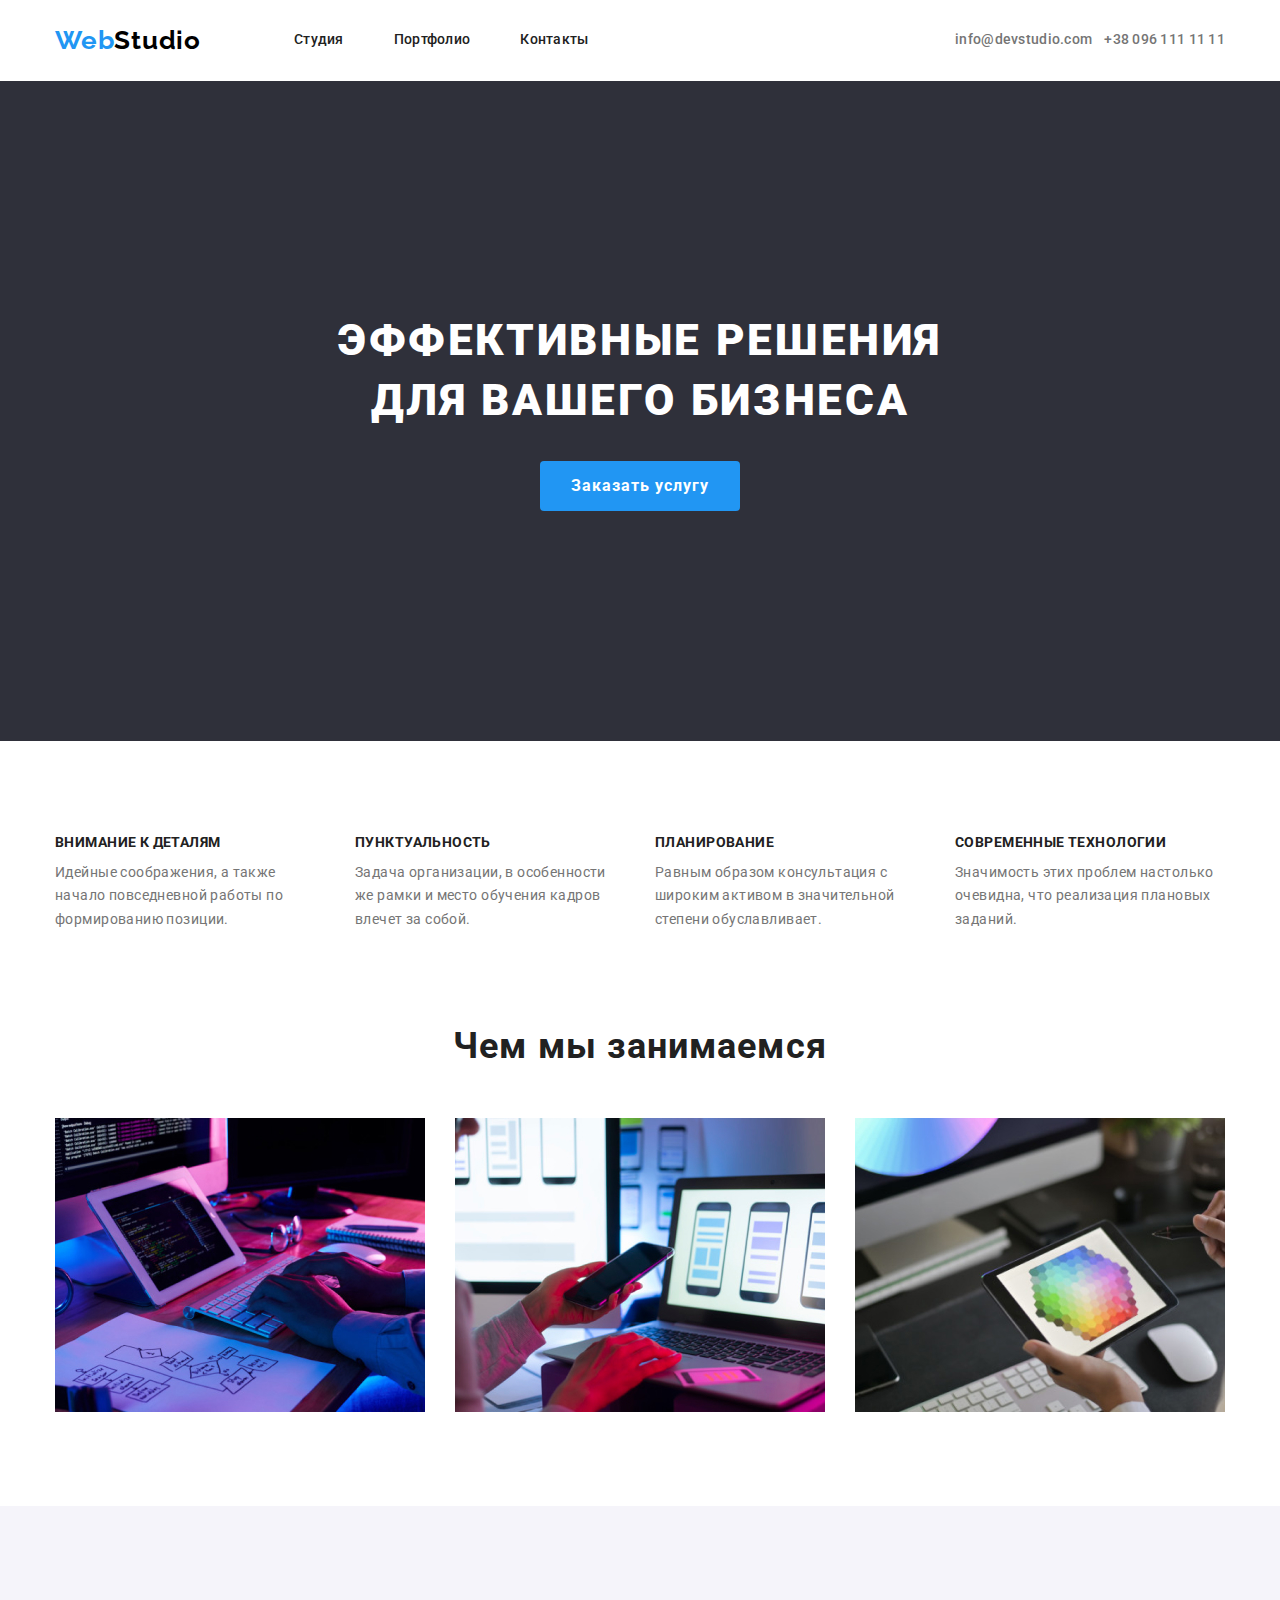
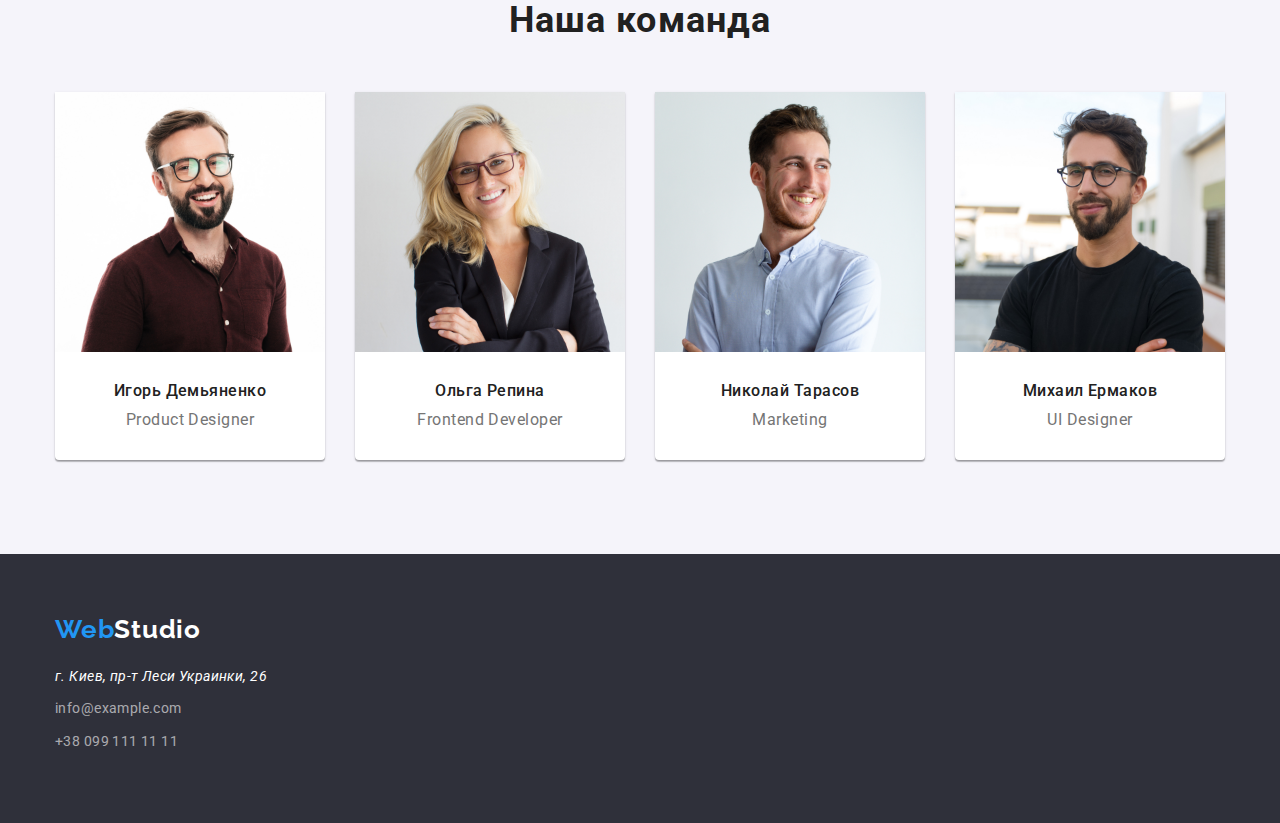
<file: index.html>
<!DOCTYPE html>
<html lang="ru">
  <head>
    <meta charset="UTF-8" />
    <meta http-equiv="X-UA-Compatible" content="IE=edge" />
    <meta name="viewport" content="width=device-width, initial-scale=1.0" />
    <title>Студия</title>
    <link
      href="https://fonts.googleapis.com/css2?family=Raleway:wght@700&family=Roboto:wght@400;500;700;900&display=swap"
      rel="stylesheet"
    />
    <link
      rel="stylesheet"
      href="https://cdnjs.cloudflare.com/ajax/libs/modern-normalize/1.1.0/modern-normalize.min.css"
    />
    <link rel="stylesheet" href="css/style.css" />
  </head>
  <body>
    <header>
      <div class="container main-nav">
        <a class="logo" href="index.html" lang="en"
          >Web<span class="black_studio">Studio</span></a
        >
        <nav class="nav">
          <ul class="header_list">
            <li class="header_item">
              <a class="link" href="index.html">Студия</a>
            </li>
            <li class="header_item">
              <a class="link" href="./portfolio.html">Портфолио</a>
            </li>
            <li class="header_item">
              <a class="link" href="#contacts">Контакты</a>
            </li>
          </ul>
        </nav>
        <ul class="list_info">
          <li class="info_item">
            <a href="mailto:info@devstudio.com">info@devstudio.com</a>
          </li>
          <li class="info_item">
            <a href="tel:+380961111111">+38 096 111 11 11</a>
          </li>
        </ul>
      </div>
    </header>

    <main>
      <section class="hero">
        <h1>Эффективные решения для вашего бизнеса</h1>
        <button type="button" class="hero_button">Заказать услугу</button>
      </section>
      <section class="section function">
        <div class="container">
          <h2 class="function_title">Функциональность компании</h2>
          <ul class="function_list">
            <li class="function_item">
              <h3>Внимание к деталям</h3>
              <p class="function_text">
                Идейные соображения, а также начало повседневной работы по
                формированию позиции.
              </p>
            </li>
            <li class="function_item">
              <h3>Пунктуальность</h3>
              <p class="function_text">
                Задача организации, в особенности же рамки и место обучения
                кадров влечет за собой.
              </p>
            </li>
            <li class="function_item">
              <h3>Планирование</h3>
              <p class="function_text">
                Равным образом консультация с широким активом в значительной
                степени обуславливает.
              </p>
            </li>
            <li class="function_item">
              <h3>Современные технологии</h3>
              <p class="function_text">
                Значимость этих проблем настолько очевидна, что реализация
                плановых заданий.
              </p>
            </li>
          </ul>
        </div>
      </section>
      <section class="section">
        <div class="container">
          <h2 class="main_heading">Чем мы занимаемся</h2>
          <ul class="classes_list">
            <li class="classes_item">
              <img
                class="img_classes"
                src="images/box1.jpg"
                width="370"
                alt="first img"
              />
            </li>
            <li class="classes_item">
              <img
                class="img_classes"
                src="images/box2.jpg"
                width="370"
                alt="second img"
              />
            </li>
            <li class="classes_item">
              <img
                class="img_classes"
                src="images/box3.jpg"
                width="370"
                alt="third img"
              />
            </li>
          </ul>
        </div>
      </section>
      <section class="section team">
        <div class="container">
          <h2 class="main_heading">Наша команда</h2>
          <ul class="team_list">
            <li class="team_item">
              <img
                class="img_team"
                src="images/img1.jpg"
                width="270"
                alt="team_img1"
              />
              <h3>Игорь Демьяненко</h3>
              <p lang="en">Product Designer</p>
            </li>
            <li class="team_item">
              <img
                class="img_team"
                src="images/img2.jpg"
                width="270"
                alt="team_img2"
              />
              <h3>Ольга Репина</h3>
              <p lang="en">Frontend Developer</p>
            </li>
            <li class="team_item">
              <img
                class="img_team"
                src="images/img3.jpg"
                width="270"
                alt="team_img3"
              />
              <h3>Николай Тарасов</h3>
              <p lang="en">Marketing</p>
            </li>
            <li class="team_item">
              <img
                class="img_team"
                src="images/img4.jpg"
                width="270"
                alt="team_img4"
              />
              <h3>Михаил Ермаков</h3>
              <p lang="en">UI Designer</p>
            </li>
          </ul>
        </div>
      </section>
    </main>
    <footer>
      <div class="container">
        <a class="footer logo" href="index.html" lang="en"
          >Web<span class="white_studio">Studio</span></a
        >
        <address class="contacts" id="contacts">
          г. Киев, пр-т Леси Украинки, 26
        </address>
        <ul class="list_footer">
          <li><a href="mailto:info@example.com">info@example.com</a></li>
          <li><a href="tel:+3809991111111">+38 099 111 11 11</a></li>
        </ul>
      </div>
    </footer>
  </body>
</html>
</file>
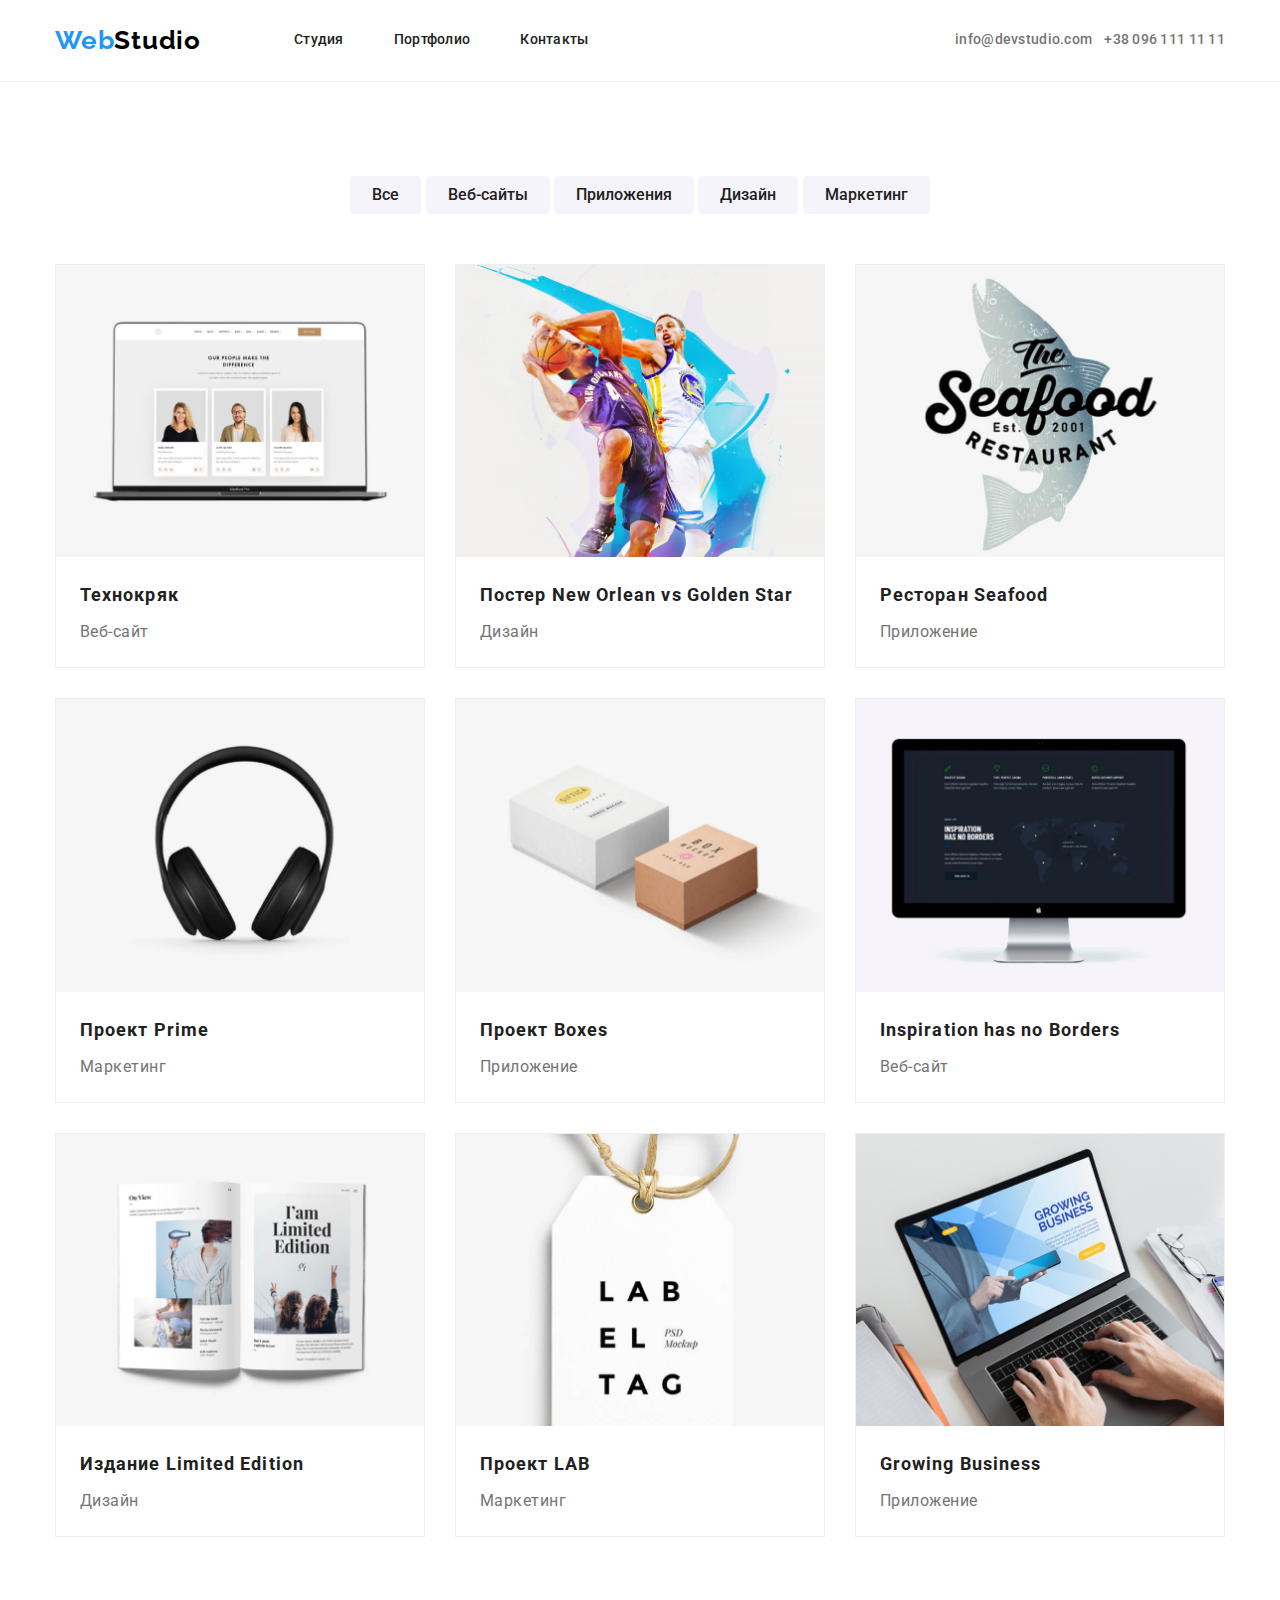
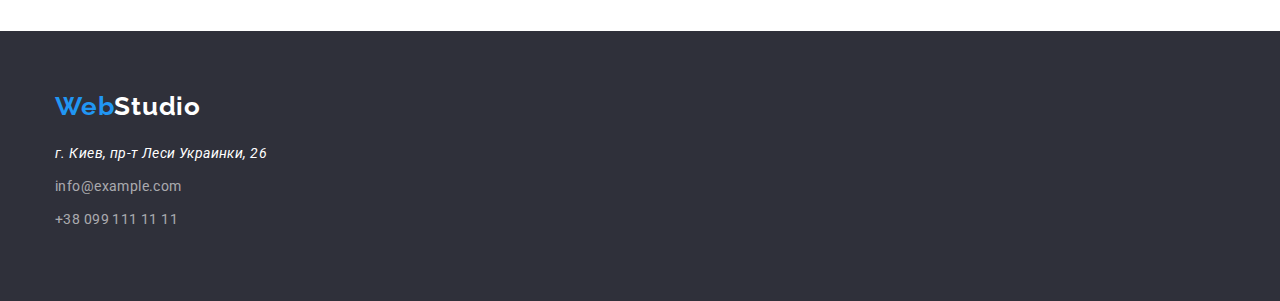
<file: portfolio.html>
<!DOCTYPE html>
<html lang="ru">
  <head>
    <meta charset="UTF-8" />
    <meta http-equiv="X-UA-Compatible" content="IE=edge" />
    <meta name="viewport" content="width=device-width, initial-scale=1.0" />
    <title>Document</title>
    <link
      href="https://fonts.googleapis.com/css2?family=Raleway:wght@700&family=Roboto:wght@400;500;700;900&display=swap"
      rel="stylesheet"
    />
    <link
      rel="stylesheet"
      href="https://cdnjs.cloudflare.com/ajax/libs/modern-normalize/1.1.0/modern-normalize.min.css"
    />
    <link rel="stylesheet" href="css/style.css" />
  </head>
  <body>
    <header>
      <div class="container main-nav">
        <a class="logo" href="index.html" lang="en"
          >Web<span class="black_studio">Studio</span></a
        >
        <nav class="nav">
          <ul class="header_list">
            <li class="header_item">
              <a class="link" href="index.html">Студия</a>
            </li>
            <li class="header_item">
              <a class="link" href="./portfolio.html">Портфолио</a>
            </li>
            <li class="header_item">
              <a class="link" href="#contacts">Контакты</a>
            </li>
          </ul>
        </nav>
        <ul class="list_info">
          <li class="info_item">
            <a href="mailto:info@devstudio.com">info@devstudio.com</a>
          </li>
          <li class="info_item">
            <a href="tel:+380961111111">+38 096 111 11 11</a>
          </li>
        </ul>
      </div>
    </header>
    <main>
      <section class="portfolio">
        <div class="container">
          <h1 class="main_title">Portfolio</h1>
          <ul class="btn_list">
            <li class="btn_item"><button type="button">Все</button></li>
            <li class="btn_item">
              <button type="button">Веб-сайты</button>
            </li>
            <li class="btn_item">
              <button type="button">Приложения</button>
            </li>
            <li class="btn_item"><button type="button">Дизайн</button></li>
            <li class="btn_item">
              <button type="button">Маркетинг</button>
            </li>
          </ul>
        </div>
        <div class="container">
          <ul class="img_list">
            <li class="list_item_portfolio">
              <a href="portfolio.html"
                ><img
                  class="img_item_portfolio"
                  src="./images/portfolio1.jpg"
                  width="370"
                  alt="notebook"
                />
                <h2 class="portfolio_title">Технокряк</h2>
                <p class="text_item">Веб-сайт</p></a
              >
            </li>
            <li class="list_item_portfolio">
              <a href="portfolio.html"
                ><img
                  class="img_item_portfolio"
                  src="./images/portfolio2.jpg"
                  width="370"
                  alt="poster"
                />
                <h2 class="portfolio_title">
                  Постер New Orlean vs Golden Star
                </h2>
                <p class="text_item">Дизайн</p></a
              >
            </li>
            <li class="list_item_portfolio">
              <a href="portfolio.html"
                ><img
                  class="img_item_portfolio"
                  src="./images/portfolio3.jpg"
                  width="370"
                  alt="restaurant"
                />
                <h2 class="portfolio_title">Ресторан Seafood</h2>
                <p class="text_item">Приложение</p></a
              >
            </li>
            <li class="list_item_portfolio">
              <a href="portfolio.html">
                <img
                  class="img_item_portfolio"
                  src="./images/portfolio4.jpg"
                  width="370"
                  alt="headphones"
                />
                <h2 class="portfolio_title">Проект Prime</h2>
                <p class="text_item">Маркетинг</p></a
              >
            </li>
            <li class="list_item_portfolio">
              <a href="portfolio.html"
                ><img
                  class="img_item_portfolio"
                  src="./images/portfolio5.jpg"
                  width="370"
                  alt="boxes"
                />
                <h2 class="portfolio_title">Проект Boxes</h2>
                <p class="text_item">Приложение</p></a
              >
            </li>
            <li class="list_item_portfolio">
              <a href="portfolio.html"
                ><img
                  class="img_item_portfolio"
                  src="./images/portfolio6.jpg"
                  width="370"
                  alt="computer
            screen"
                />
                <h2 class="portfolio_title">Inspiration has no Borders</h2>
                <p class="text_item">Веб-сайт</p></a
              >
            </li>
            <li class="list_item_portfolio">
              <a href="portfolio.html">
                <img
                  class="img_item_portfolio"
                  src="./images/portfolio7.jpg"
                  width="370"
                  alt="book limited
            edition"
                />
                <h2 class="portfolio_title">Издание Limited Edition</h2>
                <p class="text_item">Дизайн</p></a
              >
            </li>
            <li class="list_item_portfolio">
              <a href="portfolio.html">
                <img
                  class="img_item_portfolio"
                  src="./images/portfolio8.jpg"
                  width="370"
                  alt="tag"
                />
                <h2 class="portfolio_title">Проект LAB</h2>
                <p class="text_item">Маркетинг</p></a
              >
            </li>
            <li class="list_item_portfolio">
              <a href="portfolio.html"
                ><img
                  class="img_item_portfolio"
                  src="./images/portfolio9.jpg"
                  width="370"
                  alt="typing text in notebook"
                />
                <h2 class="portfolio_title">Growing Business</h2>
                <p class="text_item">Приложение</p></a
              >
            </li>
          </ul>
        </div>
      </section>
    </main>
    <footer>
      <div class="container">
        <a class="footer logo" href="portfolio.html" lang="en"
          >Web<span class="white_studio">Studio</span></a
        >
        <address class="contacts" id="contacts">
          г. Киев, пр-т Леси Украинки, 26
        </address>
        <ul class="list_footer">
          <li><a href="mailto:info@example.com">info@example.com</a></li>
          <li><a href="tel:+3809991111111">+38 099 111 11 11</a></li>
        </ul>
      </div>
    </footer>
  </body>
</html>
</file>
<file: css/style.css>
body {
  font-family: Roboto, sans-serif;
  color: #212121;
}

li,
h2,
a {
  list-style: none;
  text-decoration: none;
  color: #212121;
}
h1,
h2,
h3,
h4,
h5,
h6,
ul,
p {
  margin-top: 0;
  margin-bottom: 0;
  padding-left: 0;
}

img {
  display: block;
  max-width: 100%;
  height: auto;
}

.section {
  padding-bottom: 94px;
  padding-top: 94px;
}

.section.function {
  padding-bottom: 0;
}

.section.team {
  background-color: #f5f4fa;
}

.portfolio {
  padding-top: 94px;
  padding-bottom: 94px;
  border-top: 1px solid #ececec;
}

.container {
  width: 1200px;
  padding-right: 15px;
  padding-left: 15px;
  margin-left: auto;
  margin-right: auto;
}

/* Общий header */

.main-nav {
  display: flex;
  align-items: center;
}

.logo {
  font-family: Raleway;
  font-size: 26px;
  font-weight: 700;

  line-height: 1.19;
  letter-spacing: 0.03em;
  text-align: left;
  color: #2196f3;

  padding-top: 25px;
  padding-bottom: 25px;
}

.black_studio {
  font-size: 26px;
  font-weight: 700;
  line-height: 1.19;
  letter-spacing: 0.03em;
  color: #000000;
}

.nav {
  margin-left: 93px;
}

.header_list {
  font-size: 14px;
  font-weight: 500;
  line-height: 1.14;
  letter-spacing: 0.02em;

  display: flex;
}

.header_item .link {
  display: block;
  padding-top: 10px;
  padding-bottom: 10px;
}

.header_item:not(:last-child) {
  margin-right: 50px;
}

.list_info {
  display: flex;
  margin-left: auto;
}

.info_item:not(:last-child) {
  margin-right: 12px;
}

.main_title {
  position: absolute;
  clip: rect(0, 0, 0, 0);
  width: 1px;
  height: 1px;
  margin: -1px;
}

.btn_list {
  font-size: 16px;
  font-weight: 500;
  line-height: 1.62;
  letter-spacing: 0.03em;
  text-align: center;
}

.btn_item {
  display: inline-block;
  margin-bottom: 50px;
}

.header_item a,
.info_item a {
  text-decoration: none;
  color: #212121;
}

.header_item a:focus,
.header_item a:hover {
  color: #2196f3;
}

.list_info {
  font-family: Roboto;
  font-weight: 500;
  font-size: 14px;
  line-height: 1.14;
  letter-spacing: 0.02em;
  margin-top: 0;
  margin-bottom: 0;
}

.info_item a {
  color: #757575;
  font-family: Roboto;
  font-size: 14px;
  font-weight: 500;
  line-height: 1.14;
  letter-spacing: 0.02em;
}

.info_item a:focus,
.info_item a:hover {
  color: #2196f3;
}

/* Studio main */
.hero {
  background-color: #2f303a;
  color: #ffffff;
  margin-top: 0;
  margin-bottom: 0;
  text-align: center;
  padding-top: 230px;
  padding-bottom: 230px;
}

.hero h1 {
  font-family: Roboto;
  font-size: 44px;
  font-weight: 900;
  line-height: 1.36;
  letter-spacing: 0.06em;
  text-transform: uppercase;

  max-width: 650px;
  margin: 0 auto;
  margin-bottom: 30px;
}

.hero_button:hover,
.hero_button:focus {
  background-color: #188ce8;
}

.hero_button {
  display: inline-block;
  font-family: Roboto;
  font-size: 16px;
  font-weight: 700;
  line-height: 1.87;
  letter-spacing: 0.06em;
  border-radius: 4px;
  background-color: #2196f3;
  color: #ffffff;
  border: 0;
  width: 200px;
  height: 50px;
}

.function_title {
  position: absolute;
  clip: rect(0 0 0 0);
  width: 1px;
  height: 1px;
  margin: -1px;
}

.function_list {
  display: flex;
  justify-content: space-between;
}

.function_item {
  width: 270px;
}

.function_item > h3 {
  font-family: Roboto;
  font-size: 14px;
  font-weight: 700;
  line-height: 1.14;
  letter-spacing: 0.03em;
  text-align: left;
  text-transform: uppercase;
  color: #212121;
  margin-bottom: 10px;
}

.function_text {
  font-family: Roboto;
  font-size: 14px;
  font-weight: 400;
  line-height: 1.71;
  letter-spacing: 0.03em;
  text-align: left;
  color: #757575;
}

.classes_list {
  display: flex;
}

.img_classes {
  width: 370px;
}

.classes_item:not(:last-child) {
  margin-right: 30px;
}

/* Section "Наша команда" */

.main_heading {
  font-size: 36px;
  line-height: 1.16;
  text-align: center;
  letter-spacing: 0.03em;
  margin-bottom: 50px;
}

.team_list {
  display: flex;
}

.team_item {
  background-color: #ffffff;
  box-shadow: 0px 1px 3px rgba(0, 0, 0, 0.12), 0px 1px 1px rgba(0, 0, 0, 0.14),
    0px 2px 1px rgba(0, 0, 0, 0.2);
  border-radius: 0px 0px 4px 4px;
}

.img_team {
  width: 270px;

  margin-bottom: 30px;
}

.team_item:not(:last-child) {
  margin-right: 30px;
}

.team_item > h3 {
  font-family: Roboto;
  font-size: 16px;
  font-weight: 500;
  line-height: 1.18;
  letter-spacing: 0.03em;
  text-align: center;
  color: #212121;

  margin-bottom: 10px;
}

.team_item > p {
  font-family: Roboto;
  font-size: 16px;
  font-weight: 400;
  line-height: 1.18;
  letter-spacing: 0.03em;
  text-align: center;
  color: #757575;

  margin-bottom: 30px;
}

/* Общий footer */

footer {
  background-color: #2f303a;
  padding-top: 60px;
  padding-bottom: 60px;
}

address {
  font-family: Roboto;
  font-size: 14px;
  line-height: 1.71;
  letter-spacing: 0.03em;
  color: #ffffff;
}

.footer.logo {
  display: inline-block;
  margin-bottom: 20px;
  padding: 0;
}

.contacts {
  margin-bottom: 9px;
}

.white_studio {
  font-family: Raleway;
  font-size: 26px;
  font-weight: 700;
  line-height: 1.19;
  letter-spacing: 0.03em;
  color: #ffffff;
}

.list_footer a {
  display: inline-block;
  font-family: Roboto;
  font-size: 14px;
  font-weight: 400;
  line-height: 1.71;
  letter-spacing: 0.03em;
  text-align: left;
  color: rgba(255, 255, 255, 0.6);
  margin-bottom: 9px;
}

/* Portfolio main */

.btn_item > button {
  cursor: pointer;
  font-family: Roboto;
  font-weight: 500;
  font-size: 16px;
  line-height: 1.62;
  background-color: #f5f4fa;
  color: #212121;
  border: none;
  border-radius: 4px;
  height: 38px;
  padding-right: 22px;
  padding-left: 22px;
}

.btn_item > button:focus,
.btn_item > button:hover {
  color: #ffffff;
  background-color: #2196f3;

  box-shadow: 0px 3px 1px rgba(0, 0, 0, 0.1), 0px 1px 2px rgba(0, 0, 0, 0.08),
    0px 2px 2px rgba(0, 0, 0, 0.12);
}

.list_item_portfolio {
  width: 370px;
  margin-right: 30px;
  border: 1px solid #eeeeee;
}

.img_list {
  display: flex;
  flex-wrap: wrap;
}

.list_item_portfolio > a {
  display: inline-block;
}

.list_item_portfolio:nth-child(-n + 6) {
  margin-bottom: 30px;
}

.list_item_portfolio:nth-child(3n) {
  margin-right: 0;
}

.img_item_portfolio {
  min-width: 370;
  margin-bottom: 20px;
}

.text_item {
  font-family: Roboto;
  font-size: 16px;
  font-weight: 400;
  line-height: 1.87;
  letter-spacing: 0.03em;
  color: #757575;
  margin-bottom: 20px;
  margin-left: 24px;
  margin-right: 24px;
}

.portfolio_title {
  font-size: 18px;
  font-weight: 700;
  line-height: 2;
  letter-spacing: 0.06em;
  margin-bottom: 4px;
  padding-left: 24px;
  padding-right: 24px;
}
</file>
